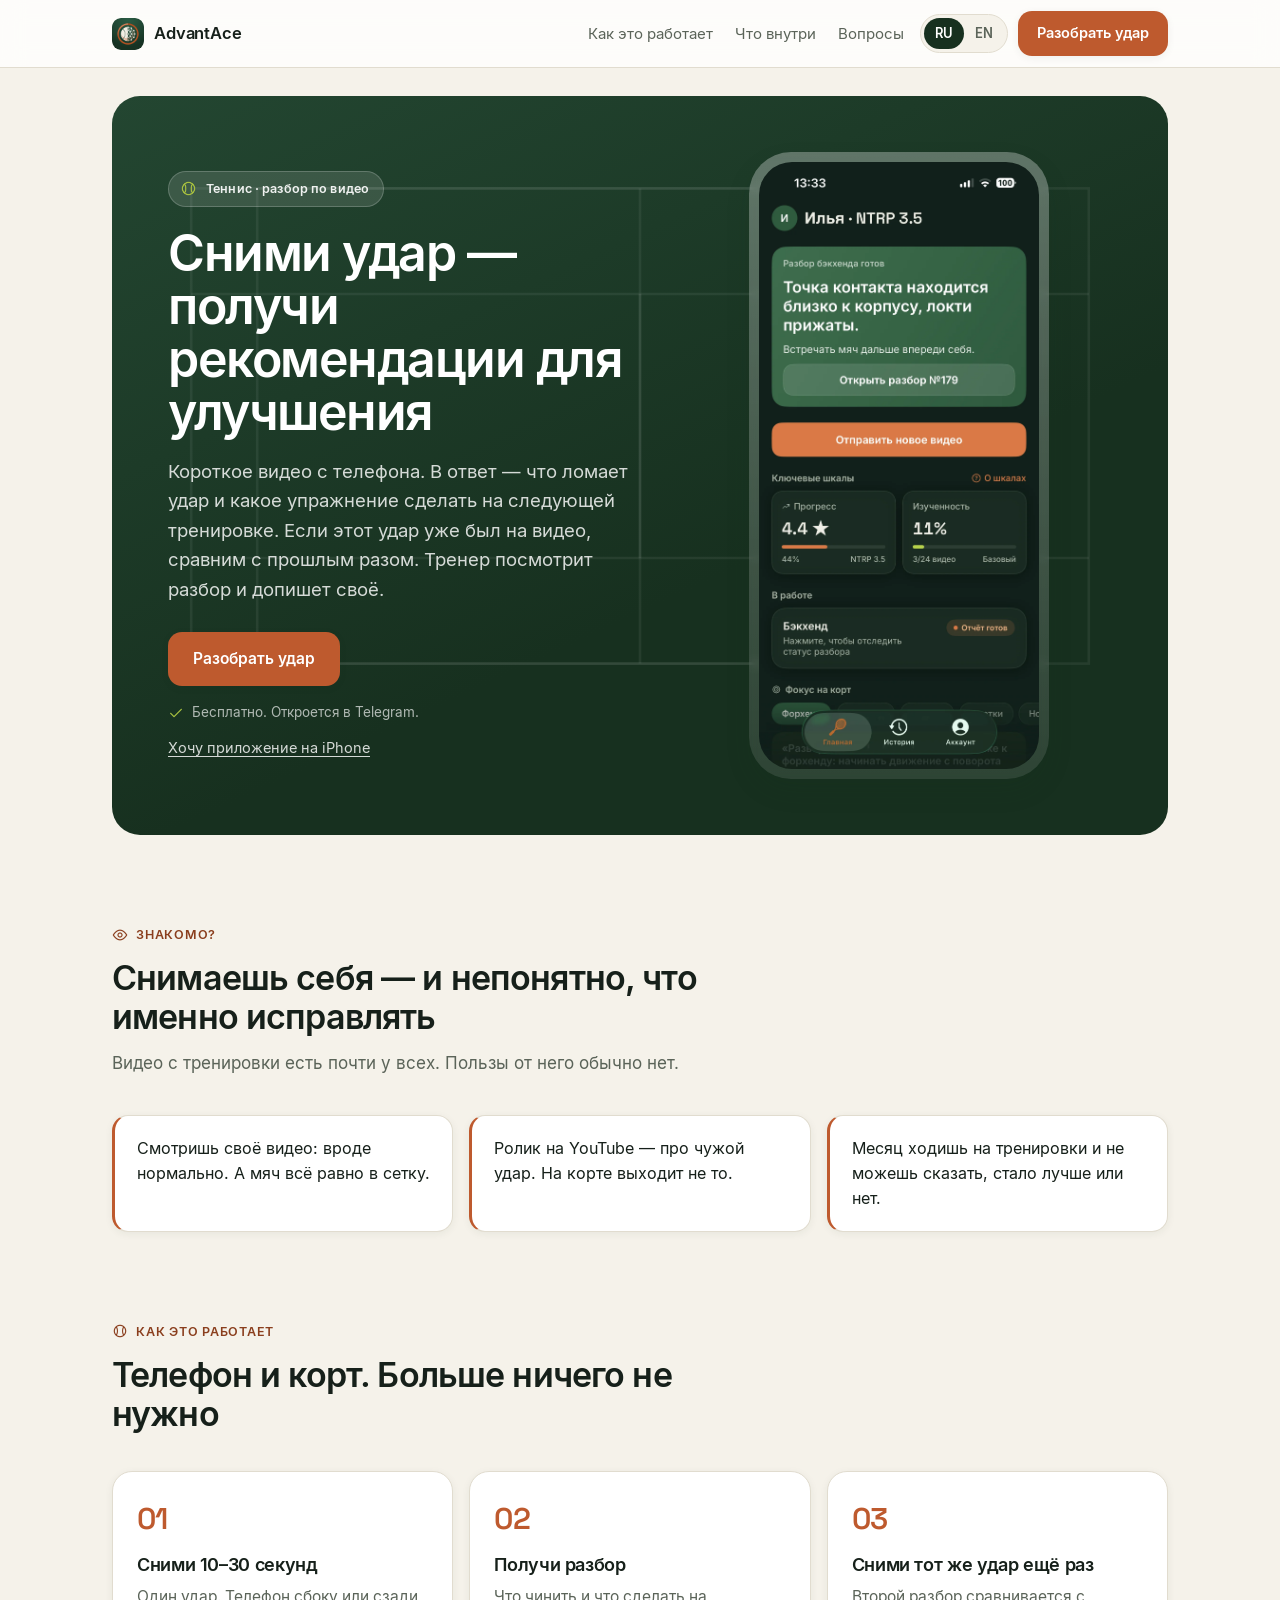
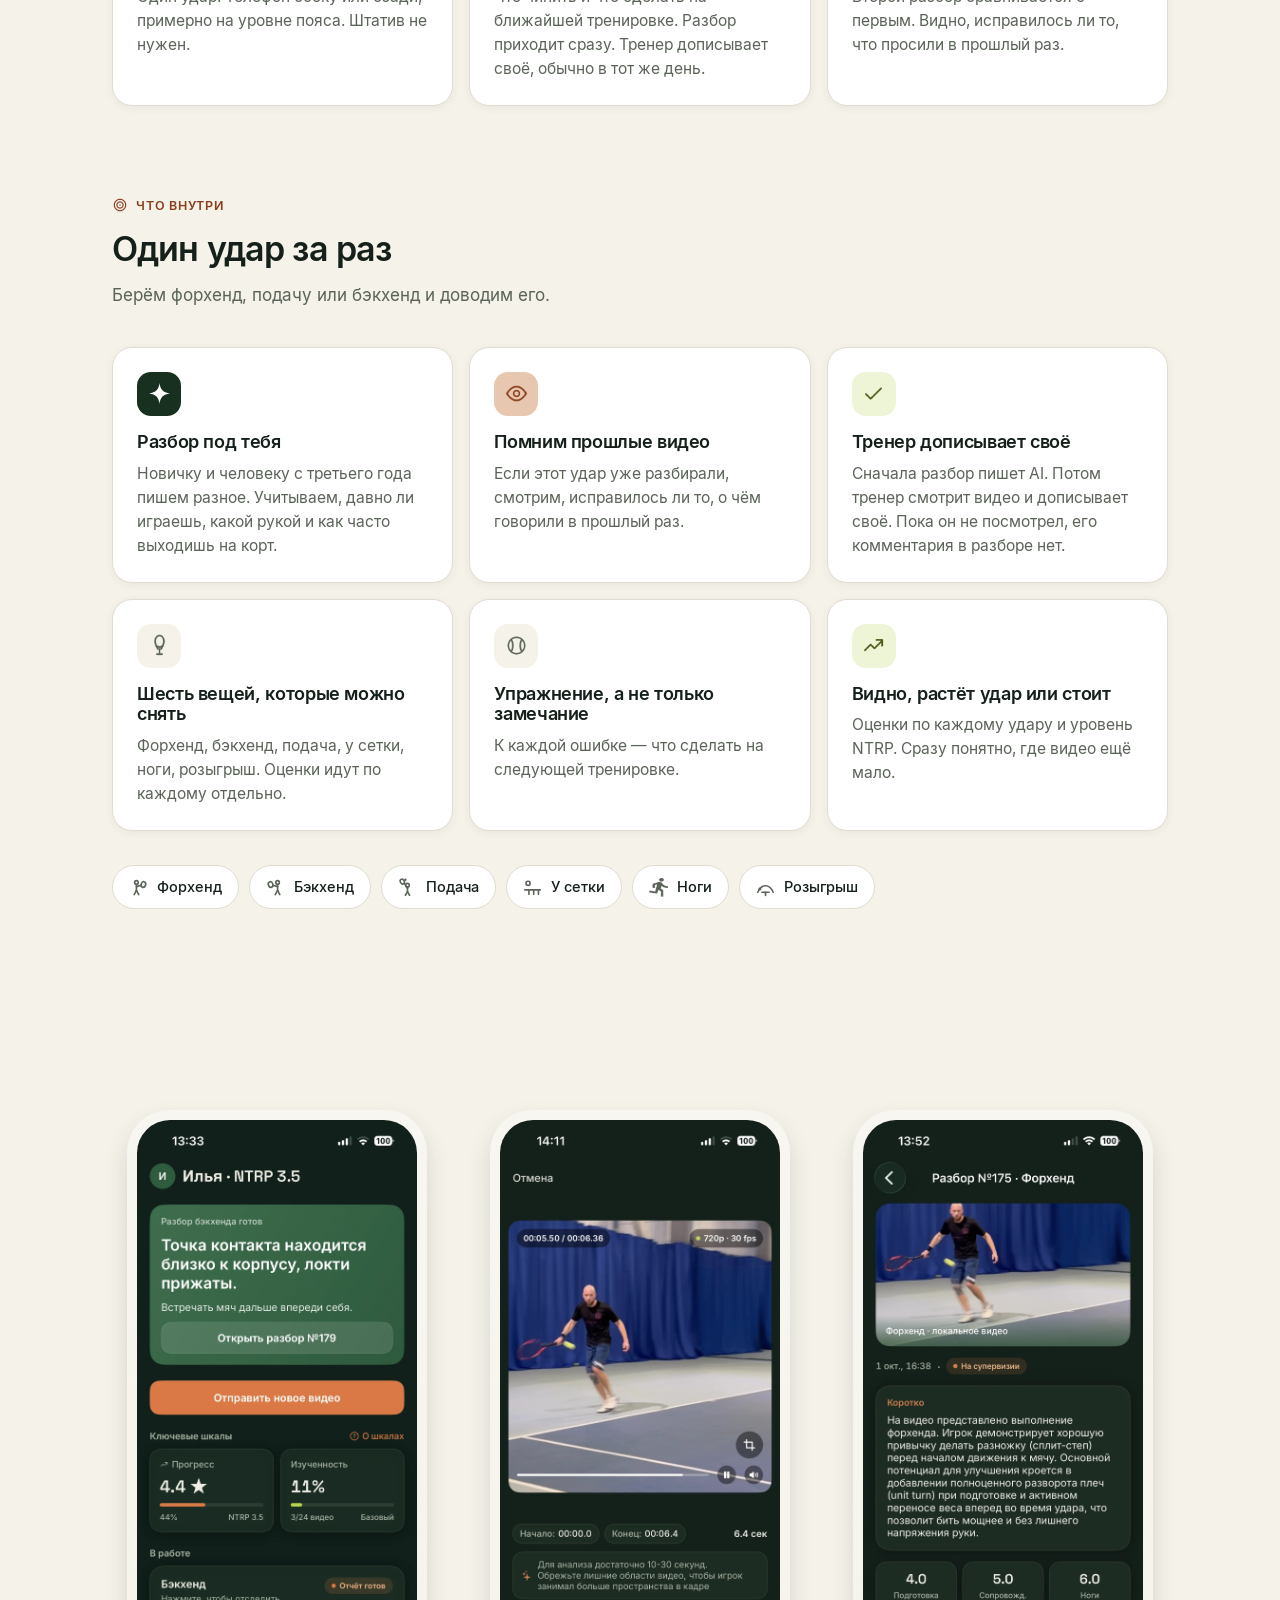
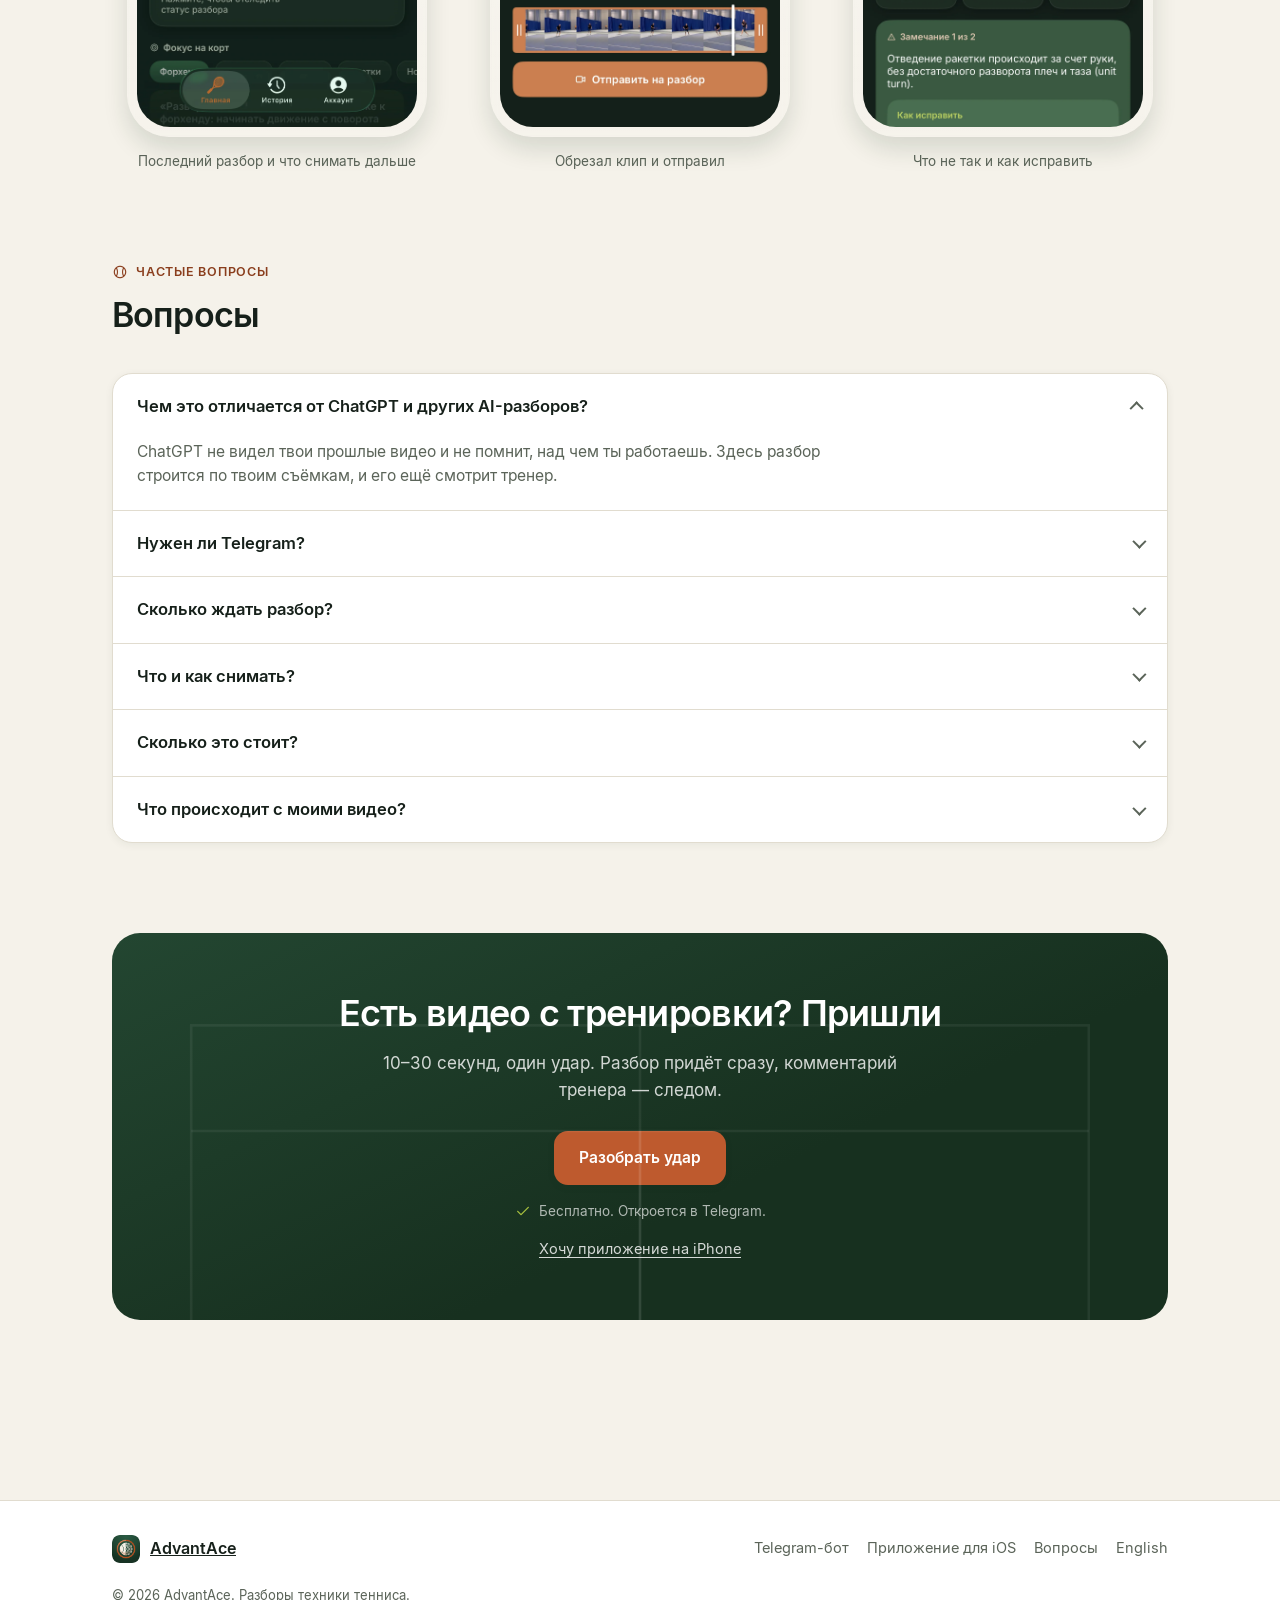
<file: index.html>
<!DOCTYPE html>
<html lang="ru">
<head>
<meta charset="utf-8">
<meta name="viewport" content="width=device-width, initial-scale=1">
<meta name="color-scheme" content="light dark">
<script>
(function () {
  try {
    var stored = localStorage.getItem('rally-theme');
    var dark = stored ? stored === 'dark' : matchMedia('(prefers-color-scheme: dark)').matches;
    document.documentElement.dataset.theme = dark ? 'dark' : 'light';
  } catch (e) {}
})();
</script>
<title>AdvantAce — разбор техники тенниса по видео с телефона</title>
<meta name="description" content="Сними удар на телефон. В ответ — что чинить и какое упражнение сделать на следующей тренировке. Тренер допишет своё.">
<meta name="theme-color" content="#17301F" media="(prefers-color-scheme: light)">
<meta name="theme-color" content="#10201A" media="(prefers-color-scheme: dark)">

<link rel="icon" href="assets/img/favicon-32.png" sizes="32x32" type="image/png">
<link rel="apple-touch-icon" href="assets/img/apple-touch-icon.png">

<link rel="preload" href="assets/fonts/Inter-Regular.woff2" as="font" type="font/woff2" crossorigin>
<link rel="preload" href="assets/fonts/Inter-SemiBold.woff2" as="font" type="font/woff2" crossorigin>
<link rel="stylesheet" href="assets/tokens.css">
<link rel="stylesheet" href="assets/site.css">

<!-- Открытые графы: title/description/locale работают всегда,
     а og:url, og:image, canonical и hreflang требуют абсолютного адреса. -->
<meta property="og:type" content="website">
<meta property="og:site_name" content="AdvantAce">
<meta property="og:locale" content="ru_RU">
<meta property="og:locale:alternate" content="en_US">
<meta property="og:title" content="AdvantAce — разбор техники тенниса по видео с телефона">
<meta property="og:description" content="Короткое видео с телефона: что чинить, упражнение на тренировку и комментарий тренера.">

<!-- Абсолютные адреса. Домен подставляет tools/set-domain.sh.
     Строки между маркерами — рабочий HTML, не комментарий. -->
<!-- SITE-URL:BEGIN -->
<meta property="og:url" content="https://advantace.app/">
<meta property="og:image" content="https://advantace.app/assets/img/og.png">
<meta property="og:image:width" content="1200">
<meta property="og:image:height" content="630">
<meta property="og:image:alt" content="AdvantAce — разбор техники тенниса по видео с телефона">
<meta name="twitter:card" content="summary_large_image">
<link rel="canonical" href="https://advantace.app/">

<link rel="alternate" hreflang="ru" href="https://advantace.app/">
<link rel="alternate" hreflang="en" href="https://advantace.app/en/">
<link rel="alternate" hreflang="x-default" href="https://advantace.app/">

<script type="application/ld+json">
{
  "@context": "https://schema.org",
  "@type": "SoftwareApplication",
  "name": "AdvantAce",
  "url": "https://advantace.app/",
  "description": "Разбор техники тенниса по видео с телефона: что чинить, упражнение на следующую тренировку и комментарий тренера.",
  "applicationCategory": "SportsApplication",
  "operatingSystem": "Telegram, iOS",
  "inLanguage": ["ru", "en"]
}
</script>
<!-- SITE-URL:END -->
</head>
<body>

<a class="skip-link" href="#main">К содержанию</a>

<!-- ================= Шапка ================= -->

<header class="site-header">
  <div class="container">
    <a class="brand" href="index.html">
      <img src="assets/img/logo-96.png" alt="" width="32" height="32">
      AdvantAce
    </a>

    <nav class="header-nav" aria-label="Разделы страницы">
      <a href="#how">Как это работает</a>
      <a href="#inside">Что внутри</a>
      <a href="#faq">Вопросы</a>
    </nav>

    <div class="header-actions">
      <div class="lang-switch" role="group" aria-label="Язык сайта">
        <span aria-current="true">RU</span>
        <a href="en/index.html" hreflang="en" lang="en">EN</a>
      </div>
      <a class="btn btn-primary" href="https://t.me/RallyCoachAI_bot?start=web" target="_blank" rel="noopener">
        <span class="label-full">Разобрать удар</span>
        <span class="label-short">Разбор</span>
      </a>
    </div>
  </div>
</header>

<main id="main">

<!-- ================= Hero ================= -->

<section class="hero">
  <div class="container">
    <div class="hero-card">
      <svg class="hero-lines" viewBox="0 0 800 500" fill="none" stroke="rgba(255,255,255,0.13)" stroke-width="2" aria-hidden="true" preserveAspectRatio="xMidYMid slice">
        <rect x="60" y="70" width="680" height="360"></rect>
        <rect x="110" y="70" width="580" height="360"></rect>
        <line x1="400" y1="70" x2="400" y2="430"></line>
        <line x1="60" y1="150" x2="740" y2="150"></line>
        <line x1="60" y1="350" x2="740" y2="350"></line>
        <line x1="400" y1="150" x2="400" y2="350"></line>
      </svg>

      <div class="hero-grid">
        <div>
          <span class="eyebrow"><span class="icon icon-ball" aria-hidden="true"></span>Теннис · разбор по видео</span>

          <h1>Сними удар — получи рекомендации для улучшения</h1>

          <p class="hero-lead">
            Короткое видео с телефона. В ответ — что ломает удар и какое упражнение сделать
            на следующей тренировке. Если этот удар уже был на видео, сравним с прошлым разом.
            Тренер посмотрит разбор и допишет своё.
          </p>

          <div class="hero-cta">
            <a class="btn btn-primary" href="https://t.me/RallyCoachAI_bot?start=web" target="_blank" rel="noopener">Разобрать удар</a>
          </div>

          <p class="hero-note">
            <span class="icon icon-check" aria-hidden="true"></span>
            Бесплатно. Откроется в Telegram.
          </p>
          <p class="hero-aside">
            <a href="https://t.me/RallyCoachAI_bot?start=web_ios" target="_blank" rel="noopener">Хочу приложение на iPhone</a>
          </p>
        </div>

        <div class="phone">
          <div class="phone-screen">
            <img src="assets/img/screen-home_ru.webp"
                 alt="Главная в AdvantAce: готовый разбор удара, кнопка отправки видео и шкалы прогресса"
                 width="1179" height="2556" fetchpriority="high" decoding="async">
          </div>
        </div>
      </div>
    </div>
  </div>
</section>

<!-- ================= Цифры =================
     Секция скрыта, пока в assets/site.js не заполнен объект STATS.
     Значения не выдумываем: пусто — блока нет. -->

<section class="section" id="stats" hidden>
  <div class="container">
    <div class="stats">
      <div class="stat">
        <span class="stat-value" data-stat="players">—</span>
        <span class="stat-label" data-stat-label="players">игроков</span>
      </div>
      <div class="stat">
        <span class="stat-value" data-stat="analyses">—</span>
        <span class="stat-label" data-stat-label="analyses">разборов</span>
      </div>
      <div class="stat">
        <span class="stat-value" data-stat="score">—</span>
        <span class="stat-label" data-stat-label="score">средняя оценка удара</span>
      </div>
    </div>
  </div>
</section>

<!-- ================= Знакомо ================= -->

<section class="section">
  <div class="container">
    <div class="section-head reveal">
      <span class="kicker"><span class="icon icon-eye" aria-hidden="true"></span>Знакомо?</span>
      <h2 class="section-title">Снимаешь себя — и непонятно, что именно исправлять</h2>
      <p class="section-lead">Видео с тренировки есть почти у всех. Пользы от него обычно нет.</p>
    </div>

    <div class="pains reveal">
      <p class="pain">Смотришь своё видео: вроде нормально. А мяч всё равно в сетку.</p>
      <p class="pain">Ролик на YouTube — про чужой удар. На корте выходит не то.</p>
      <p class="pain">Месяц ходишь на тренировки и не можешь сказать, стало лучше или нет.</p>
    </div>
  </div>
</section>

<!-- ================= Как это работает ================= -->

<section class="section" id="how">
  <div class="container">
    <div class="section-head reveal">
      <span class="kicker"><span class="icon icon-ball" aria-hidden="true"></span>Как это работает</span>
      <h2 class="section-title">Телефон и корт. Больше ничего не нужно</h2>
    </div>

    <div class="steps reveal">
      <article class="step">
        <span class="step-num">01</span>
        <h3>Сними 10–30 секунд</h3>
        <p>Один удар. Телефон сбоку или сзади, примерно на уровне пояса. Штатив не нужен.</p>
      </article>
      <article class="step">
        <span class="step-num">02</span>
        <h3>Получи разбор</h3>
        <p>Что чинить и что сделать на ближайшей тренировке. Разбор приходит сразу. Тренер дописывает своё, обычно в тот же день.</p>
      </article>
      <article class="step">
        <span class="step-num">03</span>
        <h3>Сними тот же удар ещё раз</h3>
        <p>Второй разбор сравнивается с первым. Видно, исправилось ли то, что просили в прошлый раз.</p>
      </article>
    </div>
  </div>
</section>

<!-- ================= Что внутри ================= -->

<section class="section" id="inside">
  <div class="container">
    <div class="section-head reveal">
      <span class="kicker"><span class="icon icon-target" aria-hidden="true"></span>Что внутри</span>
      <h2 class="section-title">Один удар за раз</h2>
      <p class="section-lead">Берём форхенд, подачу или бэкхенд и доводим его.</p>
    </div>

    <div class="cards reveal">
      <article class="card">
        <span class="card-icon card-icon-court"><span class="icon icon-ai" aria-hidden="true"></span></span>
        <h3>Разбор под тебя</h3>
        <p>Новичку и человеку с третьего года пишем разное. Учитываем, давно ли играешь, какой рукой и как часто выходишь на корт.</p>
      </article>
      <article class="card">
        <span class="card-icon card-icon-process"><span class="icon icon-eye" aria-hidden="true"></span></span>
        <h3>Помним прошлые видео</h3>
        <p>Если этот удар уже разбирали, смотрим, исправилось ли то, о чём говорили в прошлый раз.</p>
      </article>
      <article class="card">
        <span class="card-icon card-icon-done"><span class="icon icon-check" aria-hidden="true"></span></span>
        <h3>Тренер дописывает своё</h3>
        <p>Сначала разбор пишет AI. Потом тренер смотрит видео и дописывает своё. Пока он не посмотрел, его комментария в разборе нет.</p>
      </article>
      <article class="card">
        <span class="card-icon"><span class="icon icon-racket" aria-hidden="true"></span></span>
        <h3>Шесть вещей, которые можно снять</h3>
        <p>Форхенд, бэкхенд, подача, у сетки, ноги, розыгрыш. Оценки идут по каждому отдельно.</p>
      </article>
      <article class="card">
        <span class="card-icon"><span class="icon icon-ball" aria-hidden="true"></span></span>
        <h3>Упражнение, а не только замечание</h3>
        <p>К каждой ошибке — что сделать на следующей тренировке.</p>
      </article>
      <article class="card">
        <span class="card-icon card-icon-done"><span class="icon icon-trend" aria-hidden="true"></span></span>
        <h3>Видно, растёт удар или стоит</h3>
        <p>Оценки по каждому удару и уровень NTRP. Сразу понятно, где видео ещё мало.</p>
      </article>
    </div>

    <div class="segments reveal">
      <span class="chip"><span class="icon icon-seg-forehand" aria-hidden="true"></span>Форхенд</span>
      <span class="chip"><span class="icon icon-seg-backhand" aria-hidden="true"></span>Бэкхенд</span>
      <span class="chip"><span class="icon icon-seg-serve" aria-hidden="true"></span>Подача</span>
      <span class="chip"><span class="icon icon-seg-volley" aria-hidden="true"></span>У сетки</span>
      <span class="chip"><span class="icon icon-seg-footwork" aria-hidden="true"></span>Ноги</span>
      <span class="chip"><span class="icon icon-seg-rally" aria-hidden="true"></span>Розыгрыш</span>
    </div>
  </div>
</section>

<!-- ================= Экраны =================
     Скриншоты сняты в обеих локалях: screen-<экран>_ru / _en.
     Пропорции 1179×2556 (iPhone 15 Pro), без рамки телефона — рамка в вёрстке.
     На странице — WebP из assets/img, исходные PNG лежат в screens/.
     После пересъёмки пересобрать WebP: tools/make-webp.sh -->

<section class="section">
  <div class="container">
    <div class="section-head reveal">
      <span class="kicker"><span class="icon icon-video" aria-hidden="true"></span>Экраны</span>
      <h2 class="section-title">Как выглядит разбор</h2>
    </div>

    <div class="shots reveal">
      <figure class="shot">
        <div class="phone">
          <div class="phone-screen">
            <img src="assets/img/screen-home_ru.webp"
                 alt="Главная в AdvantAce: последний разбор и что снимать дальше"
                 width="1179" height="2556" loading="lazy" decoding="async">
          </div>
        </div>
        <figcaption>Последний разбор и что снимать дальше</figcaption>
      </figure>

      <figure class="shot">
        <div class="phone">
          <div class="phone-screen">
            <img src="assets/img/screen-video_ru.webp"
                 alt="Загрузка видео в AdvantAce: обрезка клипа и отправка на разбор"
                 width="1179" height="2556" loading="lazy" decoding="async">
          </div>
        </div>
        <figcaption>Обрезал клип и отправил</figcaption>
      </figure>

      <figure class="shot">
        <div class="phone">
          <div class="phone-screen">
            <img src="assets/img/screen-result_ru.webp"
                 alt="Разбор удара в AdvantAce: что не так и как это исправить"
                 width="1179" height="2556" loading="lazy" decoding="async">
          </div>
        </div>
        <figcaption>Что не так и как исправить</figcaption>
      </figure>
    </div>
  </div>
</section>

<!-- ================= FAQ ================= -->

<section class="section" id="faq">
  <div class="container">
    <div class="section-head reveal">
      <span class="kicker"><span class="icon icon-ball" aria-hidden="true"></span>Частые вопросы</span>
      <h2 class="section-title">Вопросы</h2>
    </div>

    <div class="faq reveal">
      <details open>
        <summary>Чем это отличается от ChatGPT и других AI-разборов?</summary>
        <div class="faq-body">
          ChatGPT не видел твои прошлые видео и не помнит, над чем ты работаешь. Здесь разбор строится по твоим съёмкам, и его ещё смотрит тренер.
        </div>
      </details>

      <details>
        <summary>Нужен ли Telegram?</summary>
        <div class="faq-body">
          Пока да: всё происходит в боте. Приложение для iPhone делаем. Там придёт уведомление, когда разбор готов, и копия видео останется на телефоне. Оставить заявку можно по ссылке «Хочу приложение на iPhone».
        </div>
      </details>

      <details>
        <summary>Сколько ждать разбор?</summary>
        <div class="faq-body">
          Разбор приходит сразу после загрузки. Комментарий тренера — обычно в тот же день, крайний срок сутки. Если тренер не успел, разбор всё равно приходит.
        </div>
      </details>

      <details>
        <summary>Что и как снимать?</summary>
        <div class="faq-body">
          10–30 секунд, один удар, телефон сбоку или сзади на уровне пояса. Весь розыгрыш снимать не нужно: короткий клип разбирается точнее. Дальше подскажем, что снять следующим.
        </div>
      </details>

      <details>
        <summary>Сколько это стоит?</summary>
        <div class="faq-body">
          Пока бесплатно. Когда появятся цены, первый разбор останется бесплатным: сначала посмотришь, что получается.
        </div>
      </details>

      <details>
        <summary>Что происходит с моими видео?</summary>
        <div class="faq-body">
          На сервере файл удаляем сразу после разбора. В Telegram он остаётся в чате с ботом — стереть его можно в любой момент.
        </div>
      </details>
    </div>
  </div>
</section>

<!-- ================= Финальный CTA ================= -->

<section class="section section-last">
  <div class="container">
    <div class="final-cta reveal">
      <svg class="hero-lines" viewBox="0 0 800 500" fill="none" stroke="rgba(255,255,255,0.13)" stroke-width="2" aria-hidden="true" preserveAspectRatio="xMidYMid slice">
        <rect x="60" y="70" width="680" height="360"></rect>
        <line x1="400" y1="70" x2="400" y2="430"></line>
        <line x1="60" y1="150" x2="740" y2="150"></line>
        <line x1="60" y1="350" x2="740" y2="350"></line>
        <line x1="400" y1="150" x2="400" y2="350"></line>
      </svg>

      <h2>Есть видео с тренировки? Пришли</h2>
      <p>10–30 секунд, один удар. Разбор придёт сразу, комментарий тренера — следом.</p>

      <div class="hero-cta">
        <a class="btn btn-primary" href="https://t.me/RallyCoachAI_bot?start=web" target="_blank" rel="noopener">Разобрать удар</a>
      </div>
      <p class="hero-note">
        <span class="icon icon-check" aria-hidden="true"></span>
        Бесплатно. Откроется в Telegram.
      </p>
      <p class="hero-aside">
        <a href="https://t.me/RallyCoachAI_bot?start=web_ios" target="_blank" rel="noopener">Хочу приложение на iPhone</a>
      </p>
    </div>
  </div>
</section>

</main>

<!-- ================= Футер ================= -->

<footer class="site-footer">
  <div class="container">
    <div class="footer-grid">
      <a class="footer-brand" href="index.html">
        <img src="assets/img/logo-96.png" alt="" width="28" height="28">
        AdvantAce
      </a>

      <nav class="footer-links" aria-label="Ссылки">
        <a href="https://t.me/RallyCoachAI_bot" target="_blank" rel="noopener">Telegram-бот</a>
        <a href="https://t.me/RallyCoachAI_bot?start=web_ios" target="_blank" rel="noopener">Приложение для iOS</a>
        <a href="#faq">Вопросы</a>
        <a href="en/index.html" hreflang="en" lang="en">English</a>
      </nav>
    </div>

    <p class="footer-legal">
      © <span data-year>2026</span> AdvantAce. Разборы техники тенниса.
      <!-- ЗАМЕНИТЬ при деплое: добавить ссылку на политику конфиденциальности,
           когда страница появится:
           <a href="privacy.html">Политика конфиденциальности</a> -->
    </p>
  </div>
</footer>

<script src="assets/site.js" defer></script>
</body>
</html>
</file>
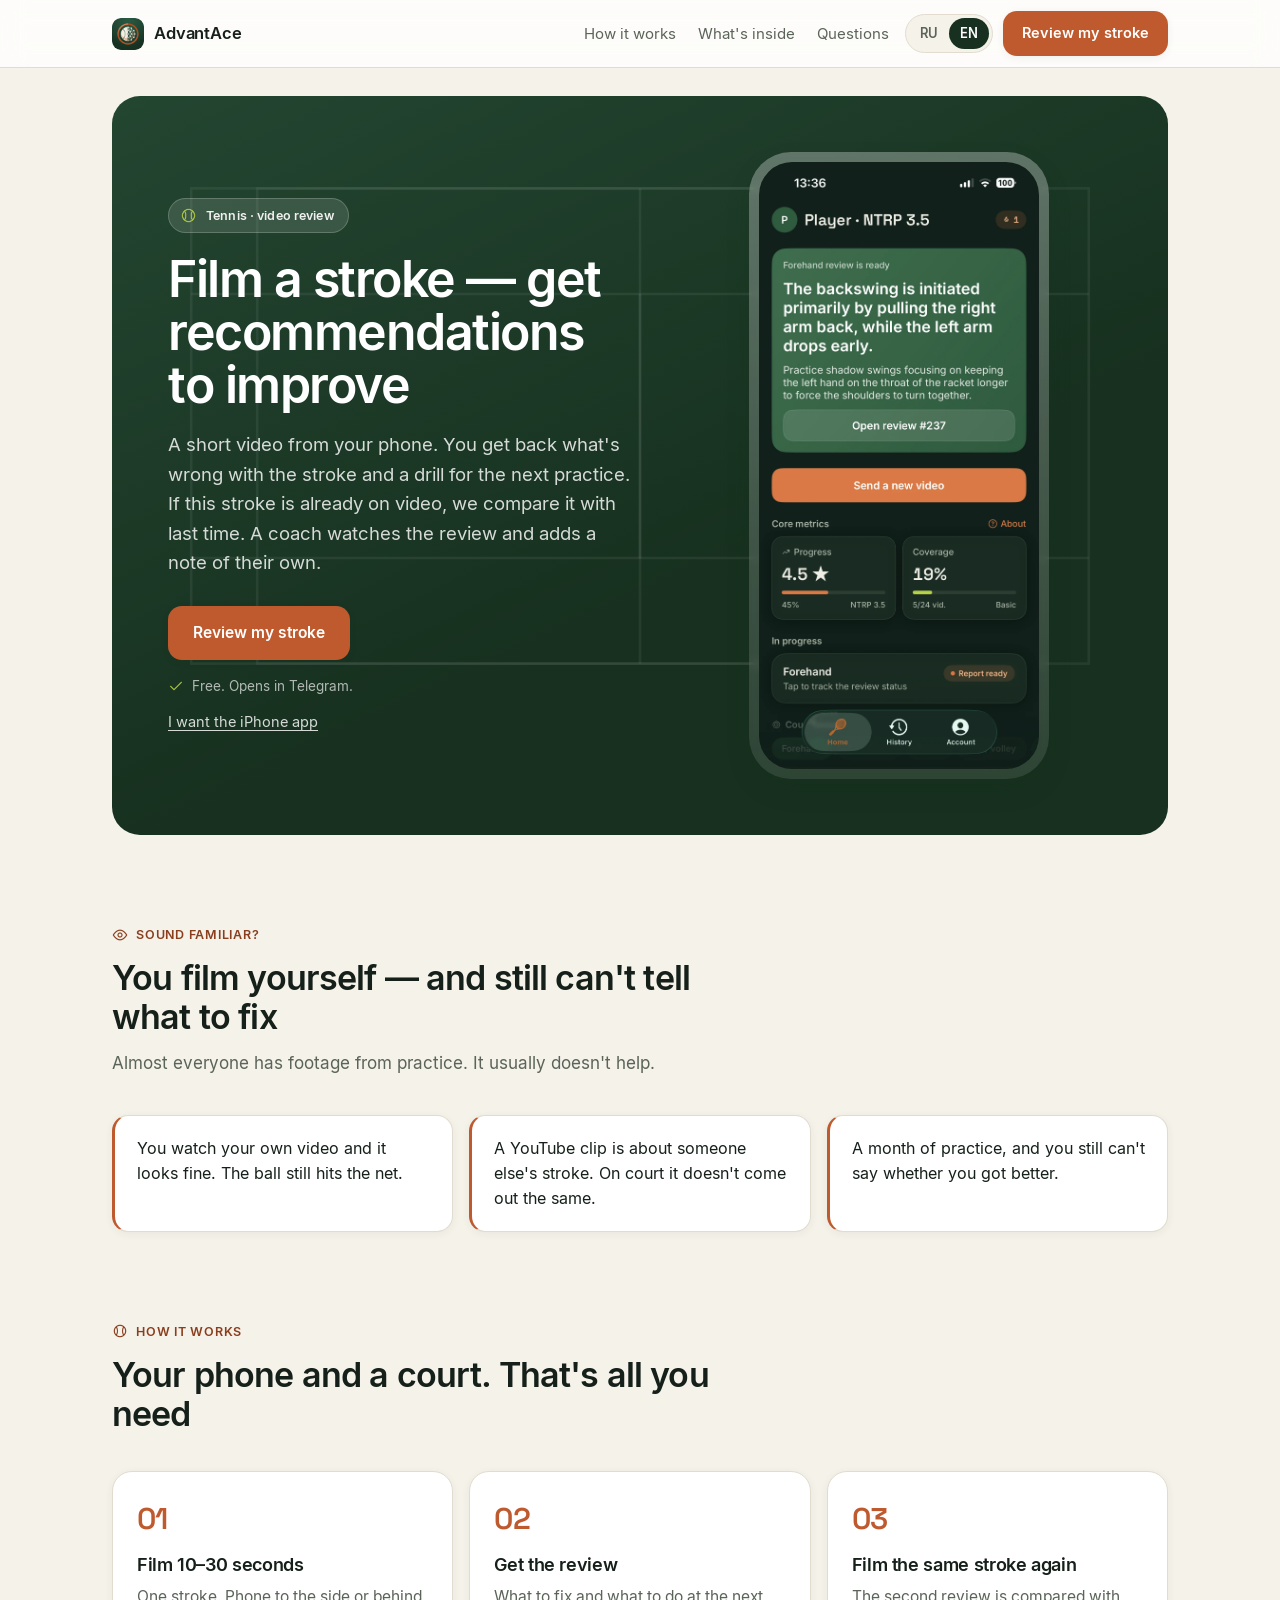
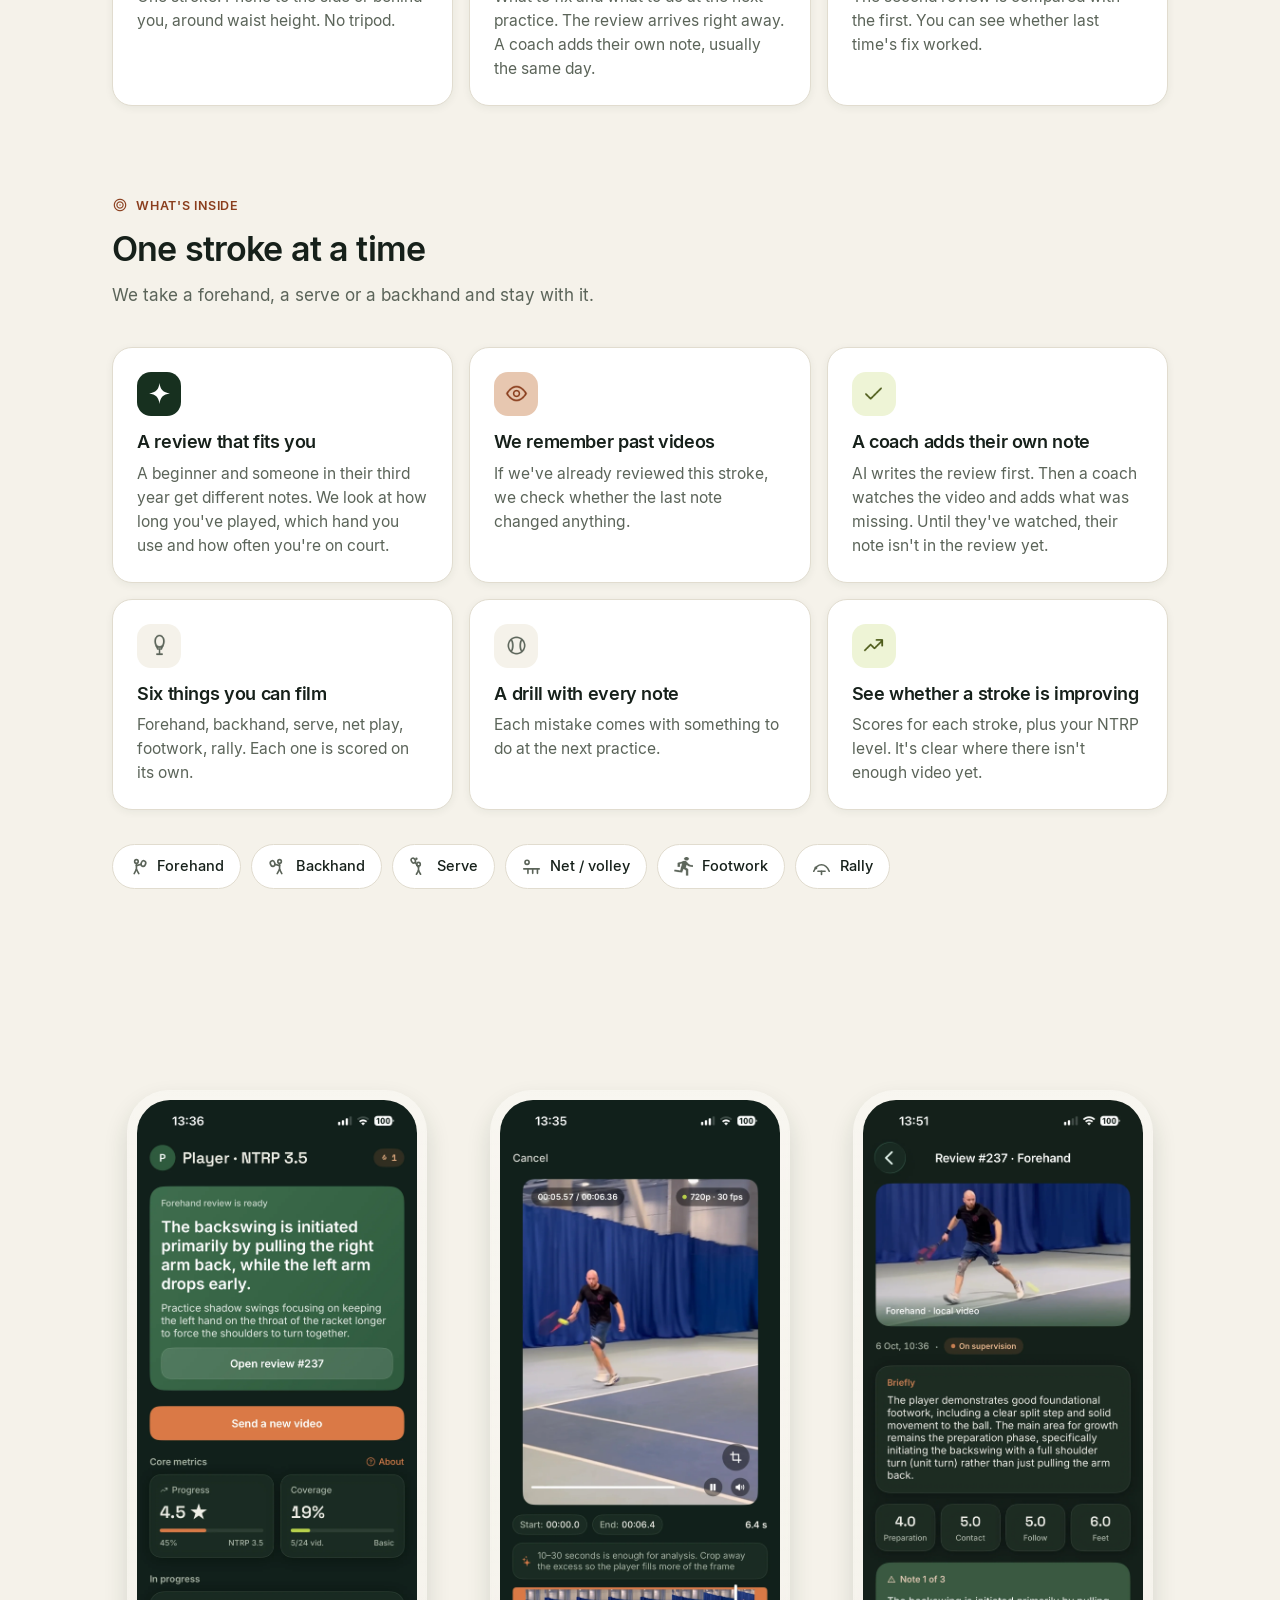
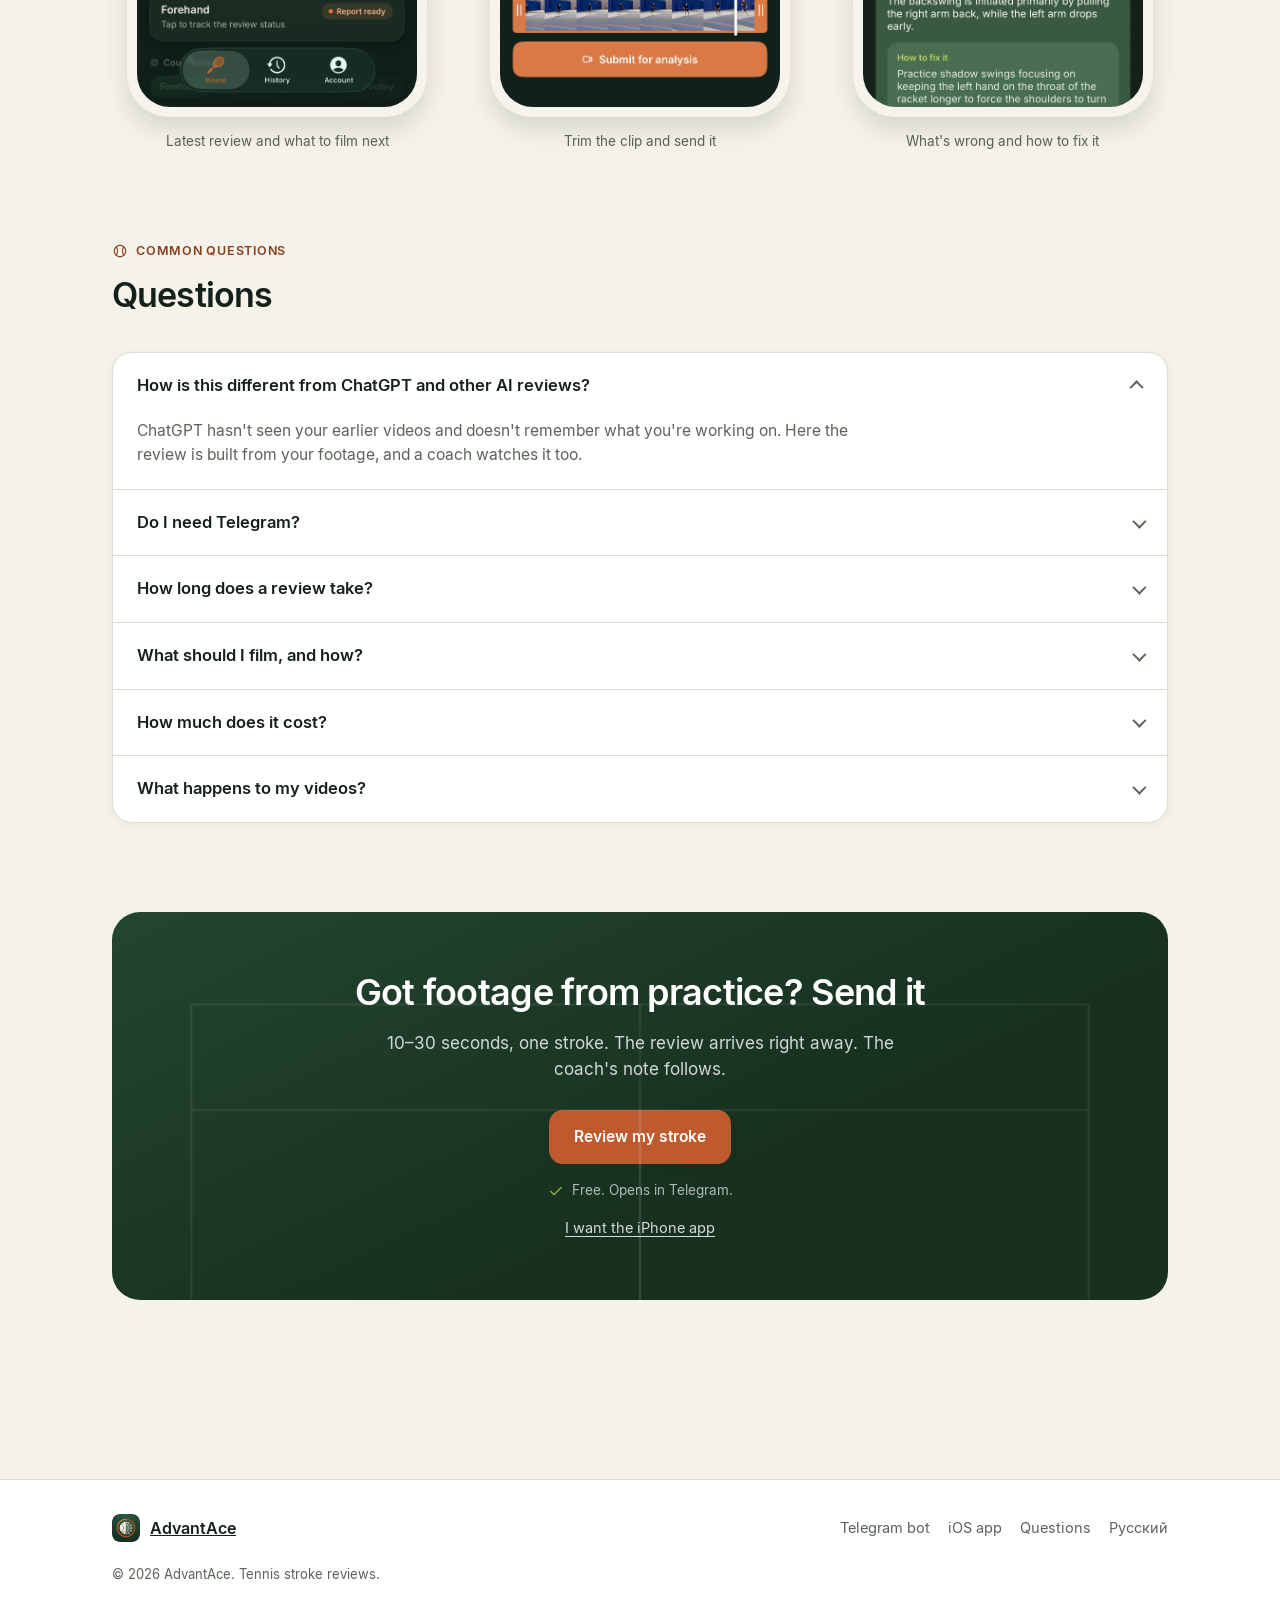
<file: en/index.html>
<!DOCTYPE html>
<html lang="en">
<head>
<meta charset="utf-8">
<meta name="viewport" content="width=device-width, initial-scale=1">
<meta name="color-scheme" content="light dark">
<script>
(function () {
  try {
    var stored = localStorage.getItem('rally-theme');
    var dark = stored ? stored === 'dark' : matchMedia('(prefers-color-scheme: dark)').matches;
    document.documentElement.dataset.theme = dark ? 'dark' : 'light';
  } catch (e) {}
})();
</script>
<title>AdvantAce — tennis stroke analysis from a phone video</title>
<meta name="description" content="Film a stroke on your phone. You get what to fix and a drill for your next practice. A coach adds their own note.">
<meta name="theme-color" content="#17301F" media="(prefers-color-scheme: light)">
<meta name="theme-color" content="#10201A" media="(prefers-color-scheme: dark)">

<link rel="icon" href="../assets/img/favicon-32.png" sizes="32x32" type="image/png">
<link rel="apple-touch-icon" href="../assets/img/apple-touch-icon.png">

<link rel="preload" href="../assets/fonts/Inter-Regular.woff2" as="font" type="font/woff2" crossorigin>
<link rel="preload" href="../assets/fonts/Inter-SemiBold.woff2" as="font" type="font/woff2" crossorigin>
<link rel="stylesheet" href="../assets/tokens.css">
<link rel="stylesheet" href="../assets/site.css">

<!-- Open Graph: title/description/locale work everywhere; og:url, og:image,
     canonical and hreflang need absolute URLs. -->
<meta property="og:type" content="website">
<meta property="og:site_name" content="AdvantAce">
<meta property="og:locale" content="en_US">
<meta property="og:locale:alternate" content="ru_RU">
<meta property="og:title" content="AdvantAce — tennis stroke analysis from a phone video">
<meta property="og:description" content="A short phone video: what to fix, a drill for practice, and a note from a coach.">

<!-- Absolute URLs. tools/set-domain.sh fills this block.
     Keep the lines between the markers as real HTML, not a comment. -->
<!-- SITE-URL:BEGIN -->
<meta property="og:url" content="https://advantace.app/en/">
<meta property="og:image" content="https://advantace.app/assets/img/og-en.png">
<meta property="og:image:width" content="1200">
<meta property="og:image:height" content="630">
<meta property="og:image:alt" content="AdvantAce — tennis stroke analysis from a phone video">
<meta name="twitter:card" content="summary_large_image">
<link rel="canonical" href="https://advantace.app/en/">

<link rel="alternate" hreflang="ru" href="https://advantace.app/">
<link rel="alternate" hreflang="en" href="https://advantace.app/en/">
<link rel="alternate" hreflang="x-default" href="https://advantace.app/">

<script type="application/ld+json">
{
  "@context": "https://schema.org",
  "@type": "SoftwareApplication",
  "name": "AdvantAce",
  "url": "https://advantace.app/en/",
  "description": "Tennis stroke analysis from a phone video: what to fix, a drill for your next practice, and a note from a coach.",
  "applicationCategory": "SportsApplication",
  "operatingSystem": "Telegram, iOS",
  "inLanguage": ["ru", "en"]
}
</script>
<!-- SITE-URL:END -->
</head>
<body>

<a class="skip-link" href="#main">Skip to content</a>

<!-- ================= Header ================= -->

<header class="site-header">
  <div class="container">
    <a class="brand" href="index.html">
      <img src="../assets/img/logo-96.png" alt="" width="32" height="32">
      AdvantAce
    </a>

    <nav class="header-nav" aria-label="Page sections">
      <a href="#how">How it works</a>
      <a href="#inside">What's inside</a>
      <a href="#faq">Questions</a>
    </nav>

    <div class="header-actions">
      <div class="lang-switch" role="group" aria-label="Site language">
        <a href="../index.html" hreflang="ru" lang="ru">RU</a>
        <span aria-current="true">EN</span>
      </div>
      <a class="btn btn-primary" href="https://t.me/RallyCoachAI_bot?start=web_en" target="_blank" rel="noopener">
        <span class="label-full">Review my stroke</span>
        <span class="label-short">Review</span>
      </a>
    </div>
  </div>
</header>

<main id="main">

<!-- ================= Hero ================= -->

<section class="hero">
  <div class="container">
    <div class="hero-card">
      <svg class="hero-lines" viewBox="0 0 800 500" fill="none" stroke="rgba(255,255,255,0.13)" stroke-width="2" aria-hidden="true" preserveAspectRatio="xMidYMid slice">
        <rect x="60" y="70" width="680" height="360"></rect>
        <rect x="110" y="70" width="580" height="360"></rect>
        <line x1="400" y1="70" x2="400" y2="430"></line>
        <line x1="60" y1="150" x2="740" y2="150"></line>
        <line x1="60" y1="350" x2="740" y2="350"></line>
        <line x1="400" y1="150" x2="400" y2="350"></line>
      </svg>

      <div class="hero-grid">
        <div>
          <span class="eyebrow"><span class="icon icon-ball" aria-hidden="true"></span>Tennis · video review</span>

          <h1>Film a stroke — get recommendations to improve</h1>

          <p class="hero-lead">
            A short video from your phone. You get back what's wrong with the stroke
            and a drill for the next practice. If this stroke is already on video,
            we compare it with last time. A coach watches the review and adds a note of their own.
          </p>

          <div class="hero-cta">
            <a class="btn btn-primary" href="https://t.me/RallyCoachAI_bot?start=web_en" target="_blank" rel="noopener">Review my stroke</a>
          </div>

          <p class="hero-note">
            <span class="icon icon-check" aria-hidden="true"></span>
            Free. Opens in Telegram.
          </p>
          <p class="hero-aside">
            <a href="https://t.me/RallyCoachAI_bot?start=web_ios_en" target="_blank" rel="noopener">I want the iPhone app</a>
          </p>
        </div>

        <div class="phone">
          <div class="phone-screen">
            <img src="../assets/img/screen-home_en.webp"
                 alt="AdvantAce home screen: a finished stroke review, the send-video button and progress meters"
                 width="1179" height="2556" fetchpriority="high" decoding="async">
          </div>
        </div>
      </div>
    </div>
  </div>
</section>

<!-- ================= Numbers =================
     Hidden until STATS is filled in ../assets/site.js. -->

<section class="section" id="stats" hidden>
  <div class="container">
    <div class="stats">
      <div class="stat">
        <span class="stat-value" data-stat="players">—</span>
        <span class="stat-label" data-stat-label="players">players</span>
      </div>
      <div class="stat">
        <span class="stat-value" data-stat="analyses">—</span>
        <span class="stat-label" data-stat-label="analyses">reviews</span>
      </div>
      <div class="stat">
        <span class="stat-value" data-stat="score">—</span>
        <span class="stat-label" data-stat-label="score">average stroke score</span>
      </div>
    </div>
  </div>
</section>

<!-- ================= Sound familiar ================= -->

<section class="section">
  <div class="container">
    <div class="section-head reveal">
      <span class="kicker"><span class="icon icon-eye" aria-hidden="true"></span>Sound familiar?</span>
      <h2 class="section-title">You film yourself — and still can't tell what to fix</h2>
      <p class="section-lead">Almost everyone has footage from practice. It usually doesn't help.</p>
    </div>

    <div class="pains reveal">
      <p class="pain">You watch your own video and it looks fine. The ball still hits the net.</p>
      <p class="pain">A YouTube clip is about someone else's stroke. On court it doesn't come out the same.</p>
      <p class="pain">A month of practice, and you still can't say whether you got better.</p>
    </div>
  </div>
</section>

<!-- ================= How it works ================= -->

<section class="section" id="how">
  <div class="container">
    <div class="section-head reveal">
      <span class="kicker"><span class="icon icon-ball" aria-hidden="true"></span>How it works</span>
      <h2 class="section-title">Your phone and a court. That's all you need</h2>
    </div>

    <div class="steps reveal">
      <article class="step">
        <span class="step-num">01</span>
        <h3>Film 10–30 seconds</h3>
        <p>One stroke. Phone to the side or behind you, around waist height. No tripod.</p>
      </article>
      <article class="step">
        <span class="step-num">02</span>
        <h3>Get the review</h3>
        <p>What to fix and what to do at the next practice. The review arrives right away. A coach adds their own note, usually the same day.</p>
      </article>
      <article class="step">
        <span class="step-num">03</span>
        <h3>Film the same stroke again</h3>
        <p>The second review is compared with the first. You can see whether last time's fix worked.</p>
      </article>
    </div>
  </div>
</section>

<!-- ================= What's inside ================= -->

<section class="section" id="inside">
  <div class="container">
    <div class="section-head reveal">
      <span class="kicker"><span class="icon icon-target" aria-hidden="true"></span>What's inside</span>
      <h2 class="section-title">One stroke at a time</h2>
      <p class="section-lead">We take a forehand, a serve or a backhand and stay with it.</p>
    </div>

    <div class="cards reveal">
      <article class="card">
        <span class="card-icon card-icon-court"><span class="icon icon-ai" aria-hidden="true"></span></span>
        <h3>A review that fits you</h3>
        <p>A beginner and someone in their third year get different notes. We look at how long you've played, which hand you use and how often you're on court.</p>
      </article>
      <article class="card">
        <span class="card-icon card-icon-process"><span class="icon icon-eye" aria-hidden="true"></span></span>
        <h3>We remember past videos</h3>
        <p>If we've already reviewed this stroke, we check whether the last note changed anything.</p>
      </article>
      <article class="card">
        <span class="card-icon card-icon-done"><span class="icon icon-check" aria-hidden="true"></span></span>
        <h3>A coach adds their own note</h3>
        <p>AI writes the review first. Then a coach watches the video and adds what was missing. Until they've watched, their note isn't in the review yet.</p>
      </article>
      <article class="card">
        <span class="card-icon"><span class="icon icon-racket" aria-hidden="true"></span></span>
        <h3>Six things you can film</h3>
        <p>Forehand, backhand, serve, net play, footwork, rally. Each one is scored on its own.</p>
      </article>
      <article class="card">
        <span class="card-icon"><span class="icon icon-ball" aria-hidden="true"></span></span>
        <h3>A drill with every note</h3>
        <p>Each mistake comes with something to do at the next practice.</p>
      </article>
      <article class="card">
        <span class="card-icon card-icon-done"><span class="icon icon-trend" aria-hidden="true"></span></span>
        <h3>See whether a stroke is improving</h3>
        <p>Scores for each stroke, plus your NTRP level. It's clear where there isn't enough video yet.</p>
      </article>
    </div>

    <div class="segments reveal">
      <span class="chip"><span class="icon icon-seg-forehand" aria-hidden="true"></span>Forehand</span>
      <span class="chip"><span class="icon icon-seg-backhand" aria-hidden="true"></span>Backhand</span>
      <span class="chip"><span class="icon icon-seg-serve" aria-hidden="true"></span>Serve</span>
      <span class="chip"><span class="icon icon-seg-volley" aria-hidden="true"></span>Net / volley</span>
      <span class="chip"><span class="icon icon-seg-footwork" aria-hidden="true"></span>Footwork</span>
      <span class="chip"><span class="icon icon-seg-rally" aria-hidden="true"></span>Rally</span>
    </div>
  </div>
</section>

<!-- ================= Screens =================
     Screenshots are shot in both locales: screen-<screen>_ru / _en.
     Ratio 1179×2556 (iPhone 15 Pro), no phone frame — the frame is in the markup.
     The page serves WebP from assets/img; the source PNGs live in screens/.
     After re-shooting, rebuild the WebP: tools/make-webp.sh -->

<section class="section">
  <div class="container">
    <div class="section-head reveal">
      <span class="kicker"><span class="icon icon-video" aria-hidden="true"></span>Screens</span>
      <h2 class="section-title">What the review looks like</h2>
    </div>

    <div class="shots reveal">
      <figure class="shot">
        <div class="phone">
          <div class="phone-screen">
            <img src="../assets/img/screen-home_en.webp"
                 alt="AdvantAce home: your latest review and what to film next"
                 width="1179" height="2556" loading="lazy" decoding="async">
          </div>
        </div>
        <figcaption>Latest review and what to film next</figcaption>
      </figure>

      <figure class="shot">
        <div class="phone">
          <div class="phone-screen">
            <img src="../assets/img/screen-video_en.webp"
                 alt="Video upload in AdvantAce: trimming the clip and sending it for review"
                 width="1179" height="2556" loading="lazy" decoding="async">
          </div>
        </div>
        <figcaption>Trim the clip and send it</figcaption>
      </figure>

      <figure class="shot">
        <div class="phone">
          <div class="phone-screen">
            <img src="../assets/img/screen-result_en.webp"
                 alt="Stroke review in AdvantAce: what's wrong and how to fix it"
                 width="1179" height="2556" loading="lazy" decoding="async">
          </div>
        </div>
        <figcaption>What's wrong and how to fix it</figcaption>
      </figure>
    </div>
  </div>
</section>

<!-- ================= FAQ ================= -->

<section class="section" id="faq">
  <div class="container">
    <div class="section-head reveal">
      <span class="kicker"><span class="icon icon-ball" aria-hidden="true"></span>Common questions</span>
      <h2 class="section-title">Questions</h2>
    </div>

    <div class="faq reveal">
      <details open>
        <summary>How is this different from ChatGPT and other AI reviews?</summary>
        <div class="faq-body">
          ChatGPT hasn't seen your earlier videos and doesn't remember what you're working on. Here the review is built from your footage, and a coach watches it too.
        </div>
      </details>

      <details>
        <summary>Do I need Telegram?</summary>
        <div class="faq-body">
          For now, yes: it all happens in the bot. The iPhone app is in progress. You'll get a notification when a review is ready, and a copy of the video stays on your phone. Leave a request from the link “I want the iPhone app”.
        </div>
      </details>

      <details>
        <summary>How long does a review take?</summary>
        <div class="faq-body">
          The review arrives right after you upload. The coach's note usually comes the same day, and always within a day. If the coach doesn't get to it in time, the review still arrives.
        </div>
      </details>

      <details>
        <summary>What should I film, and how?</summary>
        <div class="faq-body">
          10–30 seconds, one stroke, phone to the side or behind you at waist height. You don't need a whole rally: a short clip is read more precisely. Then we tell you what to film next.
        </div>
      </details>

      <details>
        <summary>How much does it cost?</summary>
        <div class="faq-body">
          It's free for now. When pricing arrives, the first review stays free, so you can see whether it's worth it.
        </div>
      </details>

      <details>
        <summary>What happens to my videos?</summary>
        <div class="faq-body">
          We delete the file from our server right after the review. In Telegram it stays in the chat with the bot until you delete it.
        </div>
      </details>
    </div>
  </div>
</section>

<!-- ================= Final CTA ================= -->

<section class="section section-last">
  <div class="container">
    <div class="final-cta reveal">
      <svg class="hero-lines" viewBox="0 0 800 500" fill="none" stroke="rgba(255,255,255,0.13)" stroke-width="2" aria-hidden="true" preserveAspectRatio="xMidYMid slice">
        <rect x="60" y="70" width="680" height="360"></rect>
        <line x1="400" y1="70" x2="400" y2="430"></line>
        <line x1="60" y1="150" x2="740" y2="150"></line>
        <line x1="60" y1="350" x2="740" y2="350"></line>
        <line x1="400" y1="150" x2="400" y2="350"></line>
      </svg>

      <h2>Got footage from practice? Send it</h2>
      <p>10–30 seconds, one stroke. The review arrives right away. The coach's note follows.</p>

      <div class="hero-cta">
        <a class="btn btn-primary" href="https://t.me/RallyCoachAI_bot?start=web_en" target="_blank" rel="noopener">Review my stroke</a>
      </div>
      <p class="hero-note">
        <span class="icon icon-check" aria-hidden="true"></span>
        Free. Opens in Telegram.
      </p>
      <p class="hero-aside">
        <a href="https://t.me/RallyCoachAI_bot?start=web_ios_en" target="_blank" rel="noopener">I want the iPhone app</a>
      </p>
    </div>
  </div>
</section>

</main>

<!-- ================= Footer ================= -->

<footer class="site-footer">
  <div class="container">
    <div class="footer-grid">
      <a class="footer-brand" href="index.html">
        <img src="../assets/img/logo-96.png" alt="" width="28" height="28">
        AdvantAce
      </a>

      <nav class="footer-links" aria-label="Links">
        <a href="https://t.me/RallyCoachAI_bot" target="_blank" rel="noopener">Telegram bot</a>
        <a href="https://t.me/RallyCoachAI_bot?start=web_ios_en" target="_blank" rel="noopener">iOS app</a>
        <a href="#faq">Questions</a>
        <a href="../index.html" hreflang="ru" lang="ru">Русский</a>
      </nav>
    </div>

    <p class="footer-legal">
      © <span data-year>2026</span> AdvantAce. Tennis stroke reviews.
      <!-- TO REPLACE at deploy: add the privacy policy link once the page exists:
           <a href="../privacy.html">Privacy policy</a> -->
    </p>
  </div>
</footer>

<script src="../assets/site.js" defer></script>
</body>
</html>
</file>
<file: assets/tokens.css>
/* =========================================================
   ДИЗАЙН-СИСТЕМА · ТЕННИС-ПРИЛОЖЕНИЕ
   Токены — цвет, типографика, отступы, радиусы, тени.
   Подключить этот файл первым, до остальных стилей.
   ========================================================= */

   /* @import Google Fonts отсюда удалён намеренно: на лендинге Inter и
      Space Grotesk подключены локально через @font-face в site.css —
      без сторонних запросов. При синхронизации файла с
      rallyiOS/tokens.css строку @import нужно удалять снова. */

   :root{
   
     /* ---- Цвет: корт, а не дженерик-крем ---- */
     --court:        #17301F;  /* тёмно-зелёный — hero-блоки, акцентные карточки */
     --court-2:      #234631;  /* светлее court, для градиентов */
     --clay:         #BE5A2E;  /* глина — ЕДИНСТВЕННЫЙ цвет действия: CTA, "в работе" */
     --clay-soft:    #E7C7B0;  /* фон бейджа "на супервизии", иконки-плейсхолдеры */
     --clay-text:    #8A3E1D;  /* текст на clay-soft */
     --ball:         #A9C23F;  /* цвет мяча — "согласовано", положительный прогресс */
     --ball-soft:    #EEF4D6;  /* фон бейджа "согласовано", фон фокус-карточки */
     --ball-text:    #4C5A18;  /* текст на ball-soft */
   
     --danger:       #B23B2E;  /* деструктивные действия: удалить аккаунт, отменить */
     --danger-soft:      #F7E2DE;
     --danger-soft-line: #EEC9C1;
   
     --chalk:        #F5F2EA;  /* фон приложения (мел линий корта) */
     --paper:        #FFFFFF;  /* фон карточек */
     --ink:          #16201A;  /* основной текст */
     --ink-soft:     #5B6459;  /* вторичный текст, лейблы */
     --line:         #E1DCCF;  /* границы, разделители, фон прогресс-баров */
   
     /* ---- Типографика ---- */
     --font-display: 'Space Grotesk', sans-serif; /* заголовки, цифры, метрики */
     --font-body:    'Inter', sans-serif;          /* весь остальной текст */
   
     --fs-h1:        22px;  /* заголовок экрана */
     --fs-h2:        15px;  /* заголовок карточки / топбар */
     --fs-metric-lg:  24px;  /* крупная метрика (главная) */
     --fs-metric-md:  19px;  /* метрика среднего размера (score-pill) */
     --fs-body:       14.5px;
     --fs-caption:    12.5px;
     --fs-micro:      11px;
   
     /* ---- Отступы (8pt-подобная шкала) ---- */
     --sp-4:  4px;
     --sp-6:  6px;
     --sp-8:  8px;
     --sp-10: 10px;
     --sp-12: 12px;
     --sp-14: 14px;
     --sp-16: 16px;
     --sp-18: 18px;
     --sp-22: 22px;
   
     /* ---- Радиусы ---- */
     --radius-card: 20px;  /* крупные карточки, hero-блоки */
     --radius-sm:   14px;  /* мелкие карточки внутри секций */
     --radius-pill: 999px; /* бейджи, чипы */
   
     /* ---- Тени ---- */
     --shadow-card: 0 2px 8px rgba(23, 48, 31, 0.06);
     --shadow-float: 0 12px 24px rgba(23, 48, 31, 0.14);
   }
   
   /* =========================================================
      ТЁМНАЯ ТЕМА
      Переопределяет только цветовые токены — типографика,
      отступы и радиусы общие для обеих тем.
   
      Применение: повесить [data-theme="dark"] на <body> (или
      на корневой контейнер приложения) вручную по переключателю,
      либо продублировать блок под
      @media (prefers-color-scheme: dark) если тема должна
      следовать за системной настройкой устройства.
      ========================================================= */
   [data-theme="dark"]{
     color-scheme: dark;
     --court:        #2F5A3E;  /* светлее, чем в светлой теме — иначе не отличить от фона */
     --court-2:      #3E6E4D;
   
     --clay:         #D97A46;  /* чуть ярче для контраста на тёмном фоне */
     --clay-soft:    rgba(217, 122, 70, 0.16);
     --clay-text:    #F0B384;
   
     --ball:         #B9D34A;
     --ball-soft:    rgba(185, 211, 74, 0.14);
     --ball-text:    #D4E895;
   
     --danger:           #E0685A;
     --danger-soft:      rgba(224, 104, 90, 0.14);
     --danger-soft-line: rgba(224, 104, 90, 0.3);
   
     --chalk:        #10201A;  /* фон приложения — тёмный корт, не чистый чёрный */
     --paper:        #1A2C23;  /* фон карточек — на 1 шаг светлее фона */
     --ink:          #F1EFE7;
     --ink-soft:     #A9B3A4;
     --line:         #2C3D32;
   
     --shadow-card:  0 2px 8px rgba(0, 0, 0, 0.35);
     --shadow-float: 0 12px 24px rgba(0, 0, 0, 0.5);
   }

   /* Тот же набор, если скрипт темы не выполнился.
      data-theme="light" отключает его при ручном выборе светлой темы.
      Значения держать одинаковыми с блоком [data-theme="dark"]. */
   @media (prefers-color-scheme: dark) {
     :root:not([data-theme="light"]) {
       color-scheme: dark;
       --court:        #2F5A3E;
       --court-2:      #3E6E4D;
       --clay:         #D97A46;
       --clay-soft:    rgba(217, 122, 70, 0.16);
       --clay-text:    #F0B384;
       --ball:         #B9D34A;
       --ball-soft:    rgba(185, 211, 74, 0.14);
       --ball-text:    #D4E895;
       --danger:           #E0685A;
       --danger-soft:      rgba(224, 104, 90, 0.14);
       --danger-soft-line: rgba(224, 104, 90, 0.3);
       --chalk:        #10201A;
       --paper:        #1A2C23;
       --ink:          #F1EFE7;
       --ink-soft:     #A9B3A4;
       --line:         #2C3D32;
       --shadow-card:  0 2px 8px rgba(0, 0, 0, 0.35);
       --shadow-float: 0 12px 24px rgba(0, 0, 0, 0.5);
     }
   }
   
   /* =========================================================
      ПРАВИЛО ЦВЕТА (важно соблюдать при внедрении):
      - --clay используется ТОЛЬКО для: главной CTA-кнопки
        и статуса "в процессе / на супервизии".
        Больше ни для чего — иначе цвет теряет сигнальность.
      - --ball используется ТОЛЬКО для: статуса "согласовано"
        и положительного/завершённого прогресса.
      - --court — единственный тёмный акцентный фон
        (hero-карточки, карточки с замечаниями).
      - Everything else (карточки, фон экрана, текст) —
        --chalk / --paper / --ink / --ink-soft / --line.
      - Это правило не меняется в тёмной теме — меняются только
        значения токенов, не их роли.
      ========================================================= */
</file>
<file: assets/site.css>
/* =========================================================
   ЛЕНДИНГ RALLYMIND
   Подключается после tokens.css. Палитра, радиусы, тени и
   тёмная тема берутся из дизайн-системы — здесь только
   раскладка лендинга и его масштаб.

   Отличия от экранов приложения (осознанные):
   - масштаб типографики крупнее: у лендинга свой ритм, а не 22px h1;
   - заголовки набраны Inter 600, а не Space Grotesk: в Space Grotesk
     нет кириллицы (lessons.md), поэтому он оставлен только цифрам;
   - шрифты подключены локально (см. @font-face) — без запросов к Google.
   ========================================================= */

@font-face {
  font-family: 'Inter';
  src: url('fonts/Inter-Regular.woff2') format('woff2');
  font-weight: 400;
  font-style: normal;
  font-display: swap;
}
@font-face {
  font-family: 'Inter';
  src: url('fonts/Inter-Medium.woff2') format('woff2');
  font-weight: 500;
  font-style: normal;
  font-display: swap;
}
@font-face {
  font-family: 'Inter';
  src: url('fonts/Inter-SemiBold.woff2') format('woff2');
  font-weight: 600;
  font-style: normal;
  font-display: swap;
}
@font-face {
  font-family: 'Space Grotesk';
  src: url('fonts/SpaceGrotesk-Variable.woff2') format('woff2');
  font-weight: 400 700;
  font-style: normal;
  font-display: swap;
}

/* ---------- Масштаб лендинга ---------- */

:root {
  --page-max: 1120px;
  --page-pad: clamp(20px, 4vw, 32px);
  --section-y: clamp(56px, 7vw, 92px);
  --radius-hero: 28px;
  --header-h: 68px;
}

/* ---------- База ---------- */

*,
*::before,
*::after {
  box-sizing: border-box;
}

html {
  -webkit-text-size-adjust: 100%;
  scroll-behavior: smooth;
  scroll-padding-top: calc(var(--header-h) + 16px);
  color-scheme: light;
}

body {
  margin: 0;
  background: var(--chalk);
  color: var(--ink);
  font-family: var(--font-body);
  font-size: 16px;
  line-height: 1.55;
  -webkit-font-smoothing: antialiased;
}

h1,
h2,
h3,
h4 {
  margin: 0;
  font-family: var(--font-body);
  font-weight: 600;
  letter-spacing: -0.02em;
  line-height: 1.15;
}

p {
  margin: 0;
}

a {
  color: inherit;
}

img,
svg {
  display: block;
  max-width: 100%;
}

:focus-visible {
  outline: 3px solid var(--clay);
  outline-offset: 3px;
  border-radius: 6px;
}

.visually-hidden {
  position: absolute;
  width: 1px;
  height: 1px;
  margin: -1px;
  padding: 0;
  overflow: hidden;
  clip: rect(0 0 0 0);
  white-space: nowrap;
  border: 0;
}

.skip-link {
  position: absolute;
  left: 16px;
  top: -60px;
  z-index: 100;
  padding: 10px 16px;
  border-radius: 12px;
  background: var(--court);
  color: #fff;
  font-weight: 600;
  text-decoration: none;
  transition: top 0.15s ease;
}
.skip-link:focus {
  top: 12px;
}

.container {
  width: 100%;
  max-width: var(--page-max);
  margin: 0 auto;
  padding: 0 var(--page-pad);
}

/* ---------- Иконки: форма в маске, цвет — currentColor ----------
   Иконки — родной набор приложения (rallymind-icons), переведённый
   в альфа-маски, поэтому наследуют цвет темы и не «белеют» в тёмной. */

.icon {
  display: inline-block;
  flex: none;
  width: 24px;
  height: 24px;
  background-color: currentColor;
  -webkit-mask-repeat: no-repeat;
  mask-repeat: no-repeat;
  -webkit-mask-position: center;
  mask-position: center;
  -webkit-mask-size: contain;
  mask-size: contain;
}

.icon-racket { -webkit-mask-image: url('img/icons/racket.png'); mask-image: url('img/icons/racket.png'); }
.icon-target { -webkit-mask-image: url('img/icons/target.png'); mask-image: url('img/icons/target.png'); }
.icon-ball { -webkit-mask-image: url('img/icons/ball.png'); mask-image: url('img/icons/ball.png'); }
.icon-trend { -webkit-mask-image: url('img/icons/trend.png'); mask-image: url('img/icons/trend.png'); }
.icon-eye { -webkit-mask-image: url('img/icons/eye.png'); mask-image: url('img/icons/eye.png'); }
.icon-check { -webkit-mask-image: url('img/icons/check.png'); mask-image: url('img/icons/check.png'); }
.icon-shield { -webkit-mask-image: url('img/icons/shield.png'); mask-image: url('img/icons/shield.png'); }
.icon-lock { -webkit-mask-image: url('img/icons/lock.png'); mask-image: url('img/icons/lock.png'); }
.icon-camera { -webkit-mask-image: url('img/icons/camera.png'); mask-image: url('img/icons/camera.png'); }
.icon-video { -webkit-mask-image: url('img/icons/video.png'); mask-image: url('img/icons/video.png'); }
.icon-close { -webkit-mask-image: url('img/icons/close.png'); mask-image: url('img/icons/close.png'); }
.icon-flame { -webkit-mask-image: url('img/icons/flame.png'); mask-image: url('img/icons/flame.png'); }
.icon-ai { -webkit-mask-image: url('img/icons/ai.svg'); mask-image: url('img/icons/ai.svg'); }
/* Удары: нарисованы под этот лендинг в линии набора приложения —
   родные иконки сегментов читались как заглушки (две одинаковые стрелки,
   сетка из квадратов). «Ноги» — родная иконка приложения, она однозначна. */
.icon-seg-forehand { -webkit-mask-image: url('img/icons/seg-forehand.svg'); mask-image: url('img/icons/seg-forehand.svg'); }
.icon-seg-backhand { -webkit-mask-image: url('img/icons/seg-backhand.svg'); mask-image: url('img/icons/seg-backhand.svg'); }
.icon-seg-serve { -webkit-mask-image: url('img/icons/seg-serve.svg'); mask-image: url('img/icons/seg-serve.svg'); }
.icon-seg-volley { -webkit-mask-image: url('img/icons/seg-volley.svg'); mask-image: url('img/icons/seg-volley.svg'); }
.icon-seg-footwork { -webkit-mask-image: url('img/icons/seg-footwork.png'); mask-image: url('img/icons/seg-footwork.png'); }
.icon-seg-rally { -webkit-mask-image: url('img/icons/seg-rally.svg'); mask-image: url('img/icons/seg-rally.svg'); }

/* ---------- Кнопки (DS §4.1) ---------- */

.btn {
  display: inline-flex;
  align-items: center;
  justify-content: center;
  gap: 10px;
  min-height: 52px;
  padding: 14px 24px;
  border: 1px solid transparent;
  border-radius: 14px;
  font-family: var(--font-body);
  font-size: 15.5px;
  font-weight: 600;
  text-decoration: none;
  cursor: pointer;
  transition: transform 0.12s ease, box-shadow 0.16s ease, background-color 0.16s ease;
}
.btn:active {
  transform: translateY(1px);
}

.btn-primary {
  background: var(--clay);
  color: #fff;
  box-shadow: var(--shadow-card);
}
.btn-primary:hover {
  box-shadow: var(--shadow-float);
}

.btn-ghost {
  background: var(--paper);
  color: var(--ink);
  border-color: var(--line);
}
.btn-ghost:hover {
  border-color: var(--ink-soft);
}

.btn-ghost-dark {
  background: rgba(255, 255, 255, 0.1);
  color: #fff;
  border-color: rgba(255, 255, 255, 0.28);
}
.btn-ghost-dark:hover {
  background: rgba(255, 255, 255, 0.16);
}

.btn .icon {
  width: 20px;
  height: 20px;
}

.btn-sm {
  min-height: 42px;
  padding: 10px 16px;
  font-size: 14.5px;
}

/* ---------- Шапка ---------- */

.site-header {
  position: sticky;
  top: 0;
  z-index: 50;
  height: var(--header-h);
  background: var(--paper);
  border-bottom: 1px solid var(--line);
}
@supports (backdrop-filter: blur(8px)) {
  .site-header {
    background: color-mix(in srgb, var(--paper) 78%, transparent);
    backdrop-filter: blur(12px) saturate(1.4);
  }
}

.site-header .container {
  display: flex;
  align-items: center;
  gap: 16px;
  min-width: 0;
  height: 100%;
}

.brand {
  display: inline-flex;
  flex: none;
  align-items: center;
  gap: 10px;
  font-weight: 600;
  font-size: 16.5px;
  letter-spacing: -0.01em;
  text-decoration: none;
}
.brand img {
  width: 32px;
  height: 32px;
  border-radius: 9px;
}

.header-nav {
  display: flex;
  gap: 22px;
  margin-left: auto;
  font-size: 15px;
  color: var(--ink-soft);
}
.header-nav a {
  text-decoration: none;
}
.header-nav a:hover {
  color: var(--ink);
}

.header-actions {
  display: flex;
  align-items: center;
  gap: 10px;
}
.header-actions .btn {
  min-height: 42px;
  padding: 10px 18px;
  font-size: 14.5px;
}

/* Переключатель языка: обычные ссылки, работает без JS */

.lang-switch {
  display: inline-flex;
  padding: 3px;
  border: 1px solid var(--line);
  border-radius: 999px;
  background: var(--chalk);
  font-size: 13px;
  font-weight: 600;
}
.lang-switch a,
.lang-switch span {
  padding: 5px 11px;
  border-radius: 999px;
  text-decoration: none;
  color: var(--ink-soft);
}
.lang-switch [aria-current='true'] {
  background: var(--court);
  color: #fff;
}

@media (max-width: 860px) {
  .header-nav {
    display: none;
  }
}

/* На узком экране логотип, переключатель языка и CTA перестают
   помещаться в строку — от этого страница уезжала по горизонтали. */

.label-short {
  display: none;
}

@media (max-width: 620px) {
  .site-header .container {
    gap: 10px;
  }
  .header-actions {
    margin-left: auto;
    gap: 8px;
  }
  .header-actions .btn {
    padding: 10px 14px;
  }
  .header-actions .label-full {
    display: none;
  }
  .header-actions .label-short {
    display: inline;
  }
}

@media (max-width: 430px) {
  .brand {
    font-size: 15.5px;
  }
  .brand img {
    width: 28px;
    height: 28px;
  }
  .lang-switch a,
  .lang-switch span {
    padding: 5px 9px;
  }
  .header-actions .btn {
    padding: 10px 12px;
  }
}

/* ---------- Hero ---------- */

.hero {
  padding: clamp(18px, 3vw, 28px) 0 0;
}

.hero-card {
  position: relative;
  overflow: hidden;
  border-radius: var(--radius-hero);
  background: linear-gradient(155deg, var(--court-2) 0%, var(--court) 62%);
  color: #fff;
  padding: clamp(28px, 5vw, 56px);
}

/* Разметка корта — тот же приём, что в hero-карточке приложения */
.hero-lines {
  position: absolute;
  inset: 0;
  opacity: 0.5;
  pointer-events: none;
}

.hero-grid {
  position: relative;
  display: grid;
  grid-template-columns: minmax(0, 1.05fr) minmax(0, 0.95fr);
  gap: clamp(24px, 4vw, 48px);
  align-items: center;
}

@media (max-width: 900px) {
  .hero-grid {
    grid-template-columns: 1fr;
  }
}

.eyebrow {
  display: inline-flex;
  align-items: center;
  gap: 9px;
  padding: 7px 14px 7px 11px;
  border-radius: 999px;
  background: rgba(255, 255, 255, 0.12);
  border: 1px solid rgba(255, 255, 255, 0.2);
  font-size: 12.5px;
  font-weight: 600;
  letter-spacing: 0.01em;
  color: rgba(255, 255, 255, 0.92);
}
.eyebrow .icon {
  width: 17px;
  height: 17px;
  color: var(--ball);
}

.hero h1 {
  margin: 20px 0 0;
  font-size: clamp(31px, 4.6vw, 50px);
  line-height: 1.06;
  letter-spacing: -0.03em;
  color: #fff;
}

.hero-lead {
  margin: 18px 0 0;
  max-width: 46ch;
  font-size: clamp(16px, 1.55vw, 18.5px);
  line-height: 1.6;
  color: rgba(255, 255, 255, 0.82);
}

.hero-cta {
  display: flex;
  flex-wrap: wrap;
  gap: 12px;
  margin: 28px 0 0;
}

.hero-note {
  display: flex;
  align-items: center;
  gap: 8px;
  margin: 16px 0 0;
  font-size: 13.5px;
  color: rgba(255, 255, 255, 0.66);
}
.hero-note .icon {
  width: 16px;
  height: 16px;
  color: var(--ball);
}

.hero-aside {
  margin: 14px 0 0;
  font-size: 14.5px;
}
.hero-aside a {
  color: rgba(255, 255, 255, 0.82);
  text-decoration: underline;
  text-decoration-thickness: 1px;
  text-underline-offset: 3px;
}
.hero-aside a:hover {
  color: #fff;
}

/* ---------- Телефон и скриншоты ---------- */

.phone {
  position: relative;
  width: min(300px, 100%);
  margin: 0 auto;
  padding: 10px;
  border-radius: 42px;
  background: linear-gradient(180deg, rgba(255, 255, 255, 0.3), rgba(255, 255, 255, 0.1));
  box-shadow: var(--shadow-float);
}
@supports (backdrop-filter: blur(4px)) {
  .phone {
    backdrop-filter: blur(4px);
  }
}

/* Пропорции равны пропорциям файлов в assets/img (1179×2556, iPhone 15 Pro),
   поэтому скриншот ложится в рамку без обрезки. Если снимки переснимут
   в другом разрешении — поправить здесь одно число. */
.phone-screen {
  position: relative;
  overflow: hidden;
  border-radius: 33px;
  background: var(--chalk);
  aspect-ratio: 1179 / 2556;
}

.phone-screen > img {
  display: block;
  width: 100%;
  height: 100%;
  object-fit: cover;
}

/* ---------- Секции ---------- */

.section {
  padding: var(--section-y) 0 0;
}
.section-last {
  padding-bottom: var(--section-y);
}

.section-head {
  max-width: 62ch;
  margin-bottom: clamp(24px, 3vw, 40px);
}

.section-title {
  font-size: clamp(24px, 3.2vw, 34px);
  letter-spacing: -0.025em;
}

.section-lead {
  margin-top: 14px;
  font-size: 17px;
  color: var(--ink-soft);
}

.kicker {
  display: inline-flex;
  align-items: center;
  gap: 8px;
  margin-bottom: 14px;
  font-size: 12.5px;
  font-weight: 600;
  letter-spacing: 0.06em;
  text-transform: uppercase;
  color: var(--clay-text);
}
.kicker .icon {
  width: 16px;
  height: 16px;
}

/* ---------- «Знакомо?» ---------- */

.pains {
  display: grid;
  grid-template-columns: repeat(auto-fit, minmax(250px, 1fr));
  gap: 16px;
}
.pain {
  border: 1px solid var(--line);
  border-left: 3px solid var(--clay);
  border-radius: 16px;
  background: var(--paper);
  padding: 20px 22px;
  font-size: 16px;
  color: var(--ink);
  box-shadow: var(--shadow-card);
}

/* ---------- Шаги ---------- */

.steps {
  display: grid;
  grid-template-columns: repeat(auto-fit, minmax(260px, 1fr));
  gap: 16px;
}
.step {
  border: 1px solid var(--line);
  border-radius: 20px;
  background: var(--paper);
  padding: 24px;
  box-shadow: var(--shadow-card);
}
.step-num {
  display: block;
  font-family: var(--font-display);
  font-size: 30px;
  font-weight: 600;
  letter-spacing: -0.02em;
  color: var(--clay);
}
.step h3 {
  margin-top: 12px;
  font-size: 18px;
}
.step p {
  margin-top: 9px;
  font-size: 15.5px;
  color: var(--ink-soft);
}

/* ---------- Карточки «Что внутри» ---------- */

.cards {
  display: grid;
  grid-template-columns: repeat(auto-fit, minmax(280px, 1fr));
  gap: 16px;
}
.card {
  border: 1px solid var(--line);
  border-radius: 20px;
  background: var(--paper);
  padding: 24px;
  box-shadow: var(--shadow-card);
}
.card-icon {
  display: grid;
  place-items: center;
  width: 44px;
  height: 44px;
  border-radius: 14px;
  /* Нейтральный фон — по умолчанию. Цветные подложки только там,
     где смысл совпадает с правилом дизайн-системы: clay — процесс,
     ball — «готово/согласовано». */
  background: var(--chalk);
  color: var(--ink-soft);
}
.card-icon .icon {
  width: 23px;
  height: 23px;
}
.card-icon-process {
  background: var(--clay-soft);
  color: var(--clay-text);
}
.card-icon-done {
  background: var(--ball-soft);
  color: var(--ball-text);
}
.card-icon-court {
  background: var(--court);
  color: #fff;
}
.card h3 {
  margin-top: 16px;
  font-size: 18px;
}
.card p {
  margin-top: 9px;
  font-size: 15.5px;
  color: var(--ink-soft);
}

/* Ряд ударов */

.segments {
  display: flex;
  flex-wrap: wrap;
  gap: 10px;
  margin-top: clamp(24px, 3vw, 34px);
}
.chip {
  display: inline-flex;
  align-items: center;
  gap: 9px;
  padding: 10px 16px;
  border: 1px solid var(--line);
  border-radius: 999px;
  background: var(--paper);
  font-size: 14.5px;
  font-weight: 500;
}
.chip .icon {
  width: 19px;
  height: 19px;
  color: var(--ink-soft);
}

/* ---------- Скриншоты ---------- */

.shots {
  display: grid;
  grid-template-columns: repeat(3, minmax(0, 1fr));
  gap: clamp(16px, 3vw, 32px);
  align-items: start;
}
@media (max-width: 820px) {
  .shots {
    grid-template-columns: repeat(3, minmax(74%, 1fr));
    overflow-x: auto;
    scroll-snap-type: x mandatory;
    padding-bottom: 8px;
    -webkit-overflow-scrolling: touch;
  }
  .shot {
    scroll-snap-align: center;
  }
}

.shot {
  margin: 0;
}
.shot figcaption {
  margin-top: 14px;
  text-align: center;
  font-size: 13.5px;
  color: var(--ink-soft);
}

/* ---------- Цифры (появляются, когда заполнены) ---------- */

.stats {
  display: grid;
  grid-template-columns: repeat(auto-fit, minmax(180px, 1fr));
  gap: 16px;
}
.stats[hidden] {
  display: none;
}
.stat {
  border: 1px solid var(--line);
  border-radius: 20px;
  background: var(--paper);
  padding: 22px;
  text-align: center;
  box-shadow: var(--shadow-card);
}
.stat-value {
  display: block;
  font-family: var(--font-display);
  font-size: clamp(28px, 3.4vw, 38px);
  font-weight: 600;
  letter-spacing: -0.02em;
  color: var(--court);
}
.stat-label {
  display: block;
  margin-top: 6px;
  font-size: 13.5px;
  color: var(--ink-soft);
}

/* ---------- FAQ ---------- */

.faq {
  border: 1px solid var(--line);
  border-radius: 20px;
  background: var(--paper);
  overflow: hidden;
  box-shadow: var(--shadow-card);
}
.faq details + details {
  border-top: 1px solid var(--line);
}
.faq summary {
  display: flex;
  align-items: center;
  justify-content: space-between;
  gap: 16px;
  padding: 20px 24px;
  font-size: 16.5px;
  font-weight: 600;
  cursor: pointer;
  list-style: none;
}
.faq summary::-webkit-details-marker {
  display: none;
}
.faq summary::after {
  content: '';
  flex: none;
  width: 10px;
  height: 10px;
  border-right: 2px solid var(--ink-soft);
  border-bottom: 2px solid var(--ink-soft);
  transform: rotate(45deg) translateY(-2px);
  transition: transform 0.18s ease;
}
.faq details[open] summary::after {
  transform: rotate(-135deg) translateY(-2px);
}
.faq-body {
  padding: 0 24px 22px;
  max-width: 78ch;
  font-size: 15.5px;
  color: var(--ink-soft);
}

/* ---------- Финальный CTA ---------- */

.final-cta {
  position: relative;
  overflow: hidden;
  border-radius: var(--radius-hero);
  background: linear-gradient(155deg, var(--court-2) 0%, var(--court) 62%);
  color: #fff;
  padding: clamp(32px, 5vw, 60px);
  text-align: center;
}
.final-cta h2 {
  font-size: clamp(25px, 3.4vw, 36px);
  color: #fff;
}
.final-cta p {
  margin: 16px auto 0;
  max-width: 52ch;
  font-size: 17px;
  color: rgba(255, 255, 255, 0.8);
}
.final-cta .hero-cta {
  justify-content: center;
}
.final-cta .hero-note {
  justify-content: center;
  max-width: none;
  margin-top: 16px;
  font-size: 13.5px;
  color: rgba(255, 255, 255, 0.66);
}
.final-cta .hero-aside {
  font-size: 14.5px;
  text-align: center;
}

/* ---------- Футер ---------- */

.site-footer {
  margin-top: var(--section-y);
  border-top: 1px solid var(--line);
  background: var(--paper);
  padding: 34px 0 40px;
}
.footer-grid {
  display: flex;
  flex-wrap: wrap;
  align-items: center;
  gap: 16px 24px;
  justify-content: space-between;
}
.footer-brand {
  display: flex;
  align-items: center;
  gap: 10px;
  font-weight: 600;
}
.footer-brand img {
  width: 28px;
  height: 28px;
  border-radius: 8px;
}
.footer-links {
  display: flex;
  flex-wrap: wrap;
  gap: 18px;
  font-size: 14.5px;
  color: var(--ink-soft);
}
.footer-links a {
  text-decoration: none;
}
.footer-links a:hover {
  color: var(--ink);
}
.footer-legal {
  margin-top: 22px;
  font-size: 13px;
  color: var(--ink-soft);
}

/* ---------- Появление секций ---------- */

.reveal {
  opacity: 0;
  transform: translateY(14px);
  transition: opacity 0.5s ease, transform 0.5s ease;
}
.reveal.is-visible {
  opacity: 1;
  transform: none;
}

@media (prefers-reduced-motion: reduce) {
  html {
    scroll-behavior: auto;
  }
  .reveal {
    opacity: 1;
    transform: none;
    transition: none;
  }
  .btn,
  .faq summary::after {
    transition: none;
  }
}

/* ---------- 404 ---------- */

.missing {
  max-width: 36rem;
  padding-bottom: var(--section-y);
}
.missing .hero-cta {
  margin-top: 28px;
}

/* ---------- Тёмная тема: точечные правки поверх токенов ---------- */

[data-theme='dark'] .site-header {
  border-bottom-color: var(--line);
}
[data-theme='dark'] .card-icon-court {
  background: var(--court-2);
}
[data-theme='dark'] .stat-value {
  color: var(--ball);
}

@media (prefers-color-scheme: dark) {
  :root:not([data-theme='light']) .site-header {
    border-bottom-color: var(--line);
  }
  :root:not([data-theme='light']) .card-icon-court {
    background: var(--court-2);
  }
  :root:not([data-theme='light']) .stat-value {
    color: var(--ball);
  }
}
</file>
